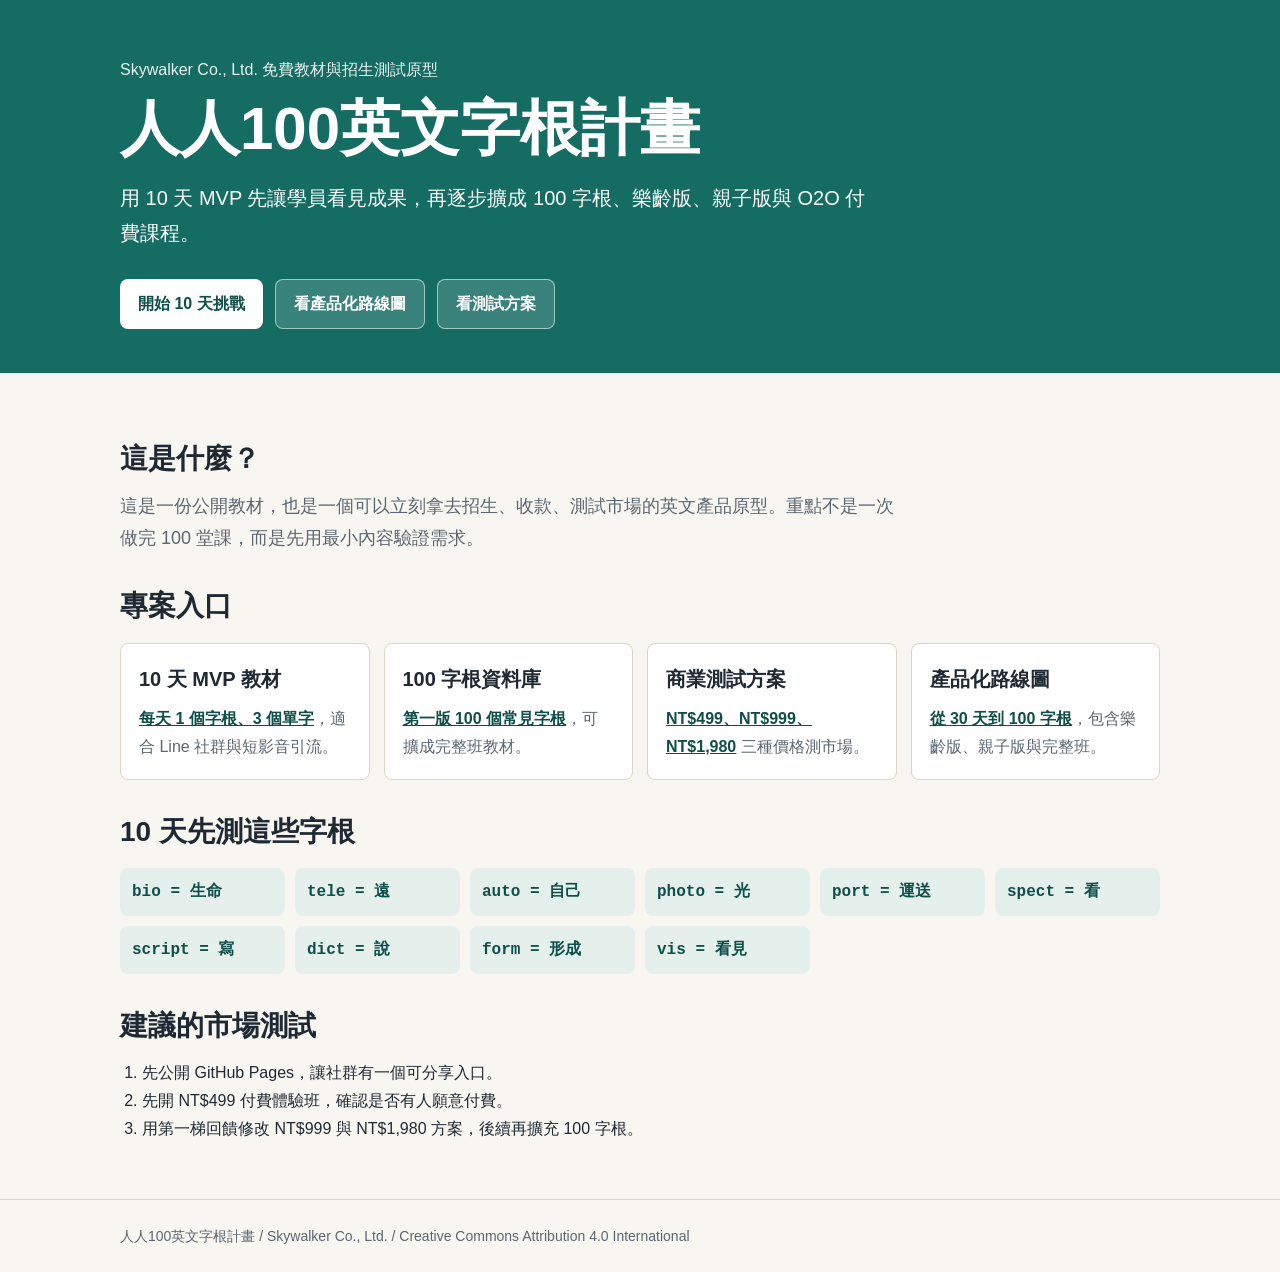
<file: index.html>
<!doctype html>
<html lang="zh-Hant">
<head>
  <meta charset="utf-8">
  <meta name="viewport" content="width=device-width, initial-scale=1">
  <title>人人100英文字根計畫</title>
  <meta name="description" content="免費公開教材，也是 Skywalker Co., Ltd. 可招生測試的 O2O 英文產品原型。">
  <style>
    :root {
      --bg: #f8f6f1;
      --ink: #1f2933;
      --muted: #5c6670;
      --brand: #146c63;
      --brand-dark: #0f4f49;
      --line: #ddd6c8;
      --card: #fff;
    }

    * { box-sizing: border-box; }
    body {
      margin: 0;
      font-family: "Noto Sans TC", "Microsoft JhengHei", Arial, sans-serif;
      background: var(--bg);
      color: var(--ink);
      line-height: 1.75;
    }
    header {
      background: var(--brand);
      color: white;
      padding: 56px 20px 44px;
    }
    .wrap {
      width: min(1040px, calc(100% - 40px));
      margin: 0 auto;
    }
    .eyebrow {
      margin: 0 0 10px;
      font-size: 16px;
      opacity: .92;
    }
    h1 {
      margin: 0;
      font-size: clamp(34px, 6vw, 60px);
      line-height: 1.15;
      letter-spacing: 0;
    }
    .hero-text {
      max-width: 760px;
      margin: 18px 0 0;
      font-size: 20px;
    }
    .actions {
      display: flex;
      gap: 12px;
      flex-wrap: wrap;
      margin-top: 28px;
    }
    .button {
      display: inline-flex;
      align-items: center;
      justify-content: center;
      min-height: 44px;
      padding: 10px 18px;
      border-radius: 8px;
      color: var(--brand-dark);
      background: white;
      text-decoration: none;
      font-weight: 700;
    }
    .button.secondary {
      color: white;
      background: rgba(255, 255, 255, .16);
      border: 1px solid rgba(255, 255, 255, .55);
    }
    main { padding: 34px 0 56px; }
    section { margin-top: 34px; }
    h2 {
      margin: 0 0 14px;
      font-size: 28px;
      line-height: 1.3;
    }
    .lead {
      color: var(--muted);
      margin: 0;
      max-width: 780px;
      font-size: 18px;
    }
    .grid {
      display: grid;
      grid-template-columns: repeat(auto-fit, minmax(230px, 1fr));
      gap: 14px;
      margin-top: 18px;
    }
    .card {
      background: var(--card);
      border: 1px solid var(--line);
      border-radius: 8px;
      padding: 18px;
    }
    .card h3 {
      margin: 0 0 8px;
      font-size: 20px;
    }
    .card p { margin: 0; color: var(--muted); }
    .card a { color: var(--brand-dark); font-weight: 700; }
    .roots {
      display: grid;
      grid-template-columns: repeat(auto-fit, minmax(150px, 1fr));
      gap: 10px;
      margin-top: 18px;
    }
    .root {
      background: #e5f0ed;
      border-radius: 8px;
      padding: 10px 12px;
      font-family: ui-monospace, Consolas, monospace;
      font-weight: 800;
      color: var(--brand-dark);
    }
    .steps { padding-left: 22px; margin: 12px 0 0; }
    footer {
      border-top: 1px solid var(--line);
      padding: 24px 0;
      color: var(--muted);
      font-size: 14px;
    }
  </style>
</head>
<body>
  <header>
    <div class="wrap">
      <p class="eyebrow">Skywalker Co., Ltd. 免費教材與招生測試原型</p>
      <h1>人人100英文字根計畫</h1>
      <p class="hero-text">用 10 天 MVP 先讓學員看見成果，再逐步擴成 100 字根、樂齡版、親子版與 O2O 付費課程。</p>
      <div class="actions">
        <a class="button" href="lessons/10-day-challenge.md">開始 10 天挑戰</a>
        <a class="button secondary" href="roadmap.md">看產品化路線圖</a>
        <a class="button secondary" href="marketing/pricing-and-offer.md">看測試方案</a>
      </div>
    </div>
  </header>

  <main>
    <div class="wrap">
      <section>
        <h2>這是什麼？</h2>
        <p class="lead">這是一份公開教材，也是一個可以立刻拿去招生、收款、測試市場的英文產品原型。重點不是一次做完 100 堂課，而是先用最小內容驗證需求。</p>
      </section>

      <section>
        <h2>專案入口</h2>
        <div class="grid">
          <article class="card">
            <h3>10 天 MVP 教材</h3>
            <p><a href="lessons/10-day-challenge.md">每天 1 個字根、3 個單字</a>，適合 Line 社群與短影音引流。</p>
          </article>
          <article class="card">
            <h3>100 字根資料庫</h3>
            <p><a href="data/100-roots.csv">第一版 100 個常見字根</a>，可擴成完整班教材。</p>
          </article>
          <article class="card">
            <h3>商業測試方案</h3>
            <p><a href="marketing/pricing-and-offer.md">NT$499、NT$999、NT$1,980</a> 三種價格測市場。</p>
          </article>
          <article class="card">
            <h3>產品化路線圖</h3>
            <p><a href="roadmap.md">從 30 天到 100 字根</a>，包含樂齡版、親子版與完整班。</p>
          </article>
        </div>
      </section>

      <section>
        <h2>10 天先測這些字根</h2>
        <div class="roots">
          <div class="root">bio = 生命</div>
          <div class="root">tele = 遠</div>
          <div class="root">auto = 自己</div>
          <div class="root">photo = 光</div>
          <div class="root">port = 運送</div>
          <div class="root">spect = 看</div>
          <div class="root">script = 寫</div>
          <div class="root">dict = 說</div>
          <div class="root">form = 形成</div>
          <div class="root">vis = 看見</div>
        </div>
      </section>

      <section>
        <h2>建議的市場測試</h2>
        <ol class="steps">
          <li>先公開 GitHub Pages，讓社群有一個可分享入口。</li>
          <li>先開 NT$499 付費體驗班，確認是否有人願意付費。</li>
          <li>用第一梯回饋修改 NT$999 與 NT$1,980 方案，後續再擴充 100 字根。</li>
        </ol>
      </section>
    </div>
  </main>

  <footer>
    <div class="wrap">人人100英文字根計畫 / Skywalker Co., Ltd. / Creative Commons Attribution 4.0 International</div>
  </footer>
</body>
</html>
</file>
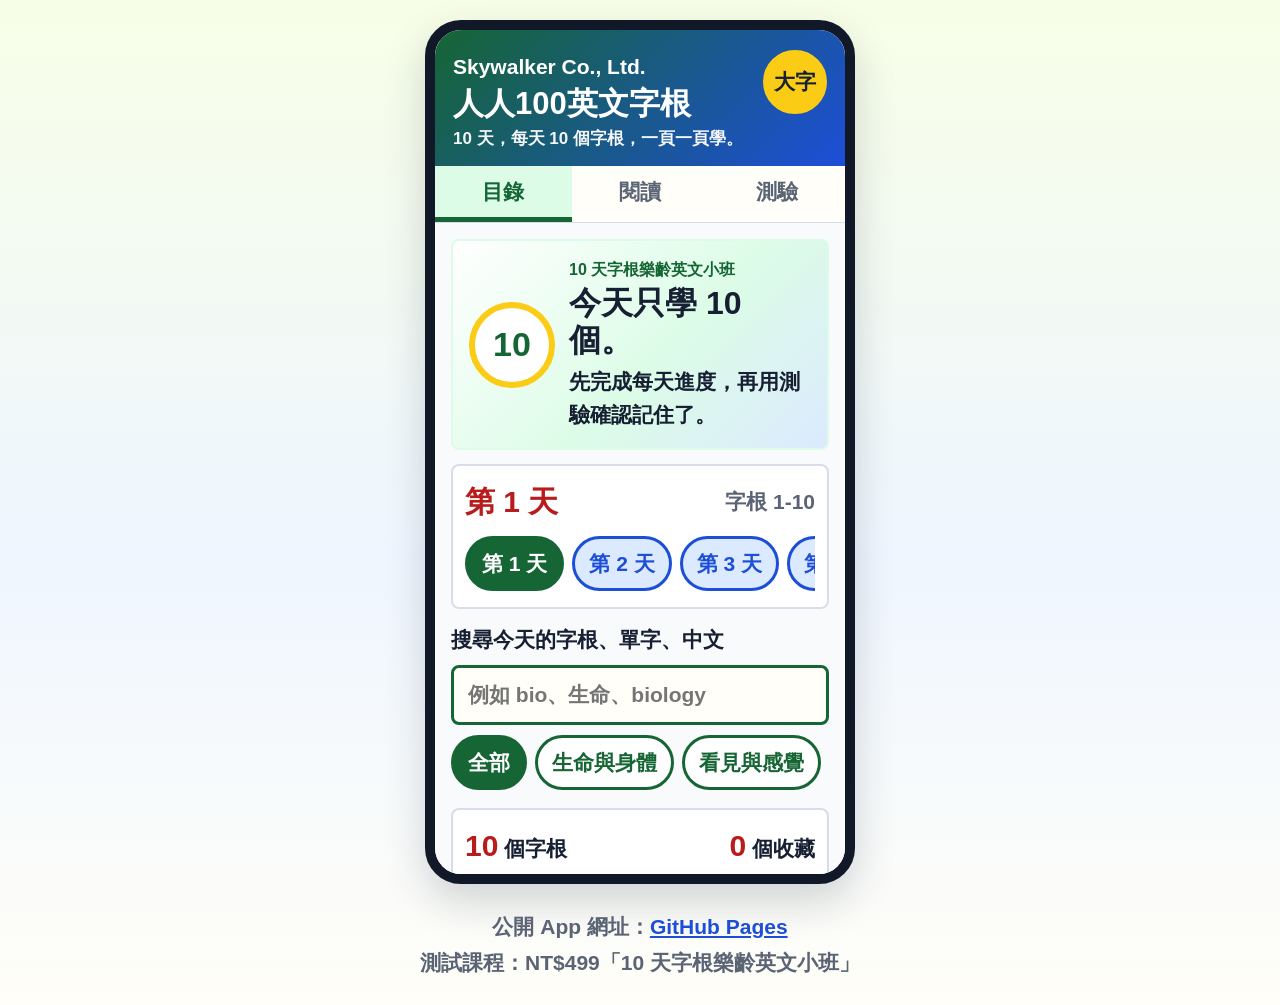
<file: app/index.html>
<!doctype html>
<html lang="zh-Hant">
<head>
  <meta charset="utf-8">
  <meta name="viewport" content="width=device-width, initial-scale=1">
  <meta name="theme-color" content="#166534">
  <meta name="description" content="人人100英文字根樂齡版 App，10 天每日進度、單頁閱讀與四選一測驗。">
  <title>人人100英文字根 App</title>
  <link rel="manifest" href="manifest.webmanifest">
  <link rel="stylesheet" href="styles.css">
</head>
<body class="senior">
  <main class="app-shell" aria-label="人人100英文字根手機教材">
    <section class="phone" aria-label="模擬手機畫面">
      <header class="phone-top">
        <div>
          <p class="eyebrow">Skywalker Co., Ltd.</p>
          <h1>人人100英文字根</h1>
          <p class="subtitle">10 天，每天 10 個字根，一頁一頁學。</p>
        </div>
        <button id="seniorMode" class="round-button" type="button" aria-pressed="true">大字</button>
      </header>

      <nav class="tabbar" aria-label="學習模式">
        <button id="catalogTab" class="tab active" type="button">目錄</button>
        <button id="readerTab" class="tab" type="button">閱讀</button>
        <button id="quizTab" class="tab" type="button">測驗</button>
      </nav>

      <section id="catalogView" class="screen active" aria-label="字根目錄">
        <div class="hero-card">
          <span class="hero-number">10</span>
          <div>
            <p class="tag">10 天字根樂齡英文小班</p>
            <h2>今天只學 10 個。</h2>
            <p>先完成每天進度，再用測驗確認記住了。</p>
          </div>
        </div>

        <section class="day-panel" aria-label="每日進度">
          <div class="section-title">
            <strong id="dayTitle">第 1 天</strong>
            <span id="dayRange">字根 1-10</span>
          </div>
          <div id="dayFilters" class="day-filters"></div>
        </section>

        <label class="search-box">
          <span>搜尋今天的字根、單字、中文</span>
          <input id="searchInput" type="search" placeholder="例如 bio、生命、biology">
        </label>

        <div id="themeFilters" class="filters" aria-label="主題分類"></div>

        <div class="catalog-summary">
          <span><strong id="resultCount">10</strong> 個字根</span>
          <span><strong id="favoriteCount">0</strong> 個收藏</span>
        </div>

        <div class="catalog-actions">
          <button id="showFavorites" class="outline-button" type="button" aria-pressed="false">只看收藏</button>
          <button id="startReading" class="primary-button" type="button">從今天第 1 頁開始</button>
        </div>

        <ol id="catalogList" class="catalog-list" aria-live="polite"></ol>
      </section>

      <section id="readerView" class="screen" aria-label="單頁閱讀">
        <div class="reader-progress">
          <button id="backToCatalog" class="outline-button small" type="button">回目錄</button>
          <span id="pageCounter">第 1 / 10 頁</span>
        </div>

        <article id="rootPage" class="root-page" aria-live="polite"></article>

        <div class="reader-controls">
          <button id="prevPage" class="outline-button" type="button">上一頁</button>
          <button id="nextPage" class="primary-button" type="button">下一頁</button>
        </div>
      </section>

      <section id="quizView" class="screen" aria-label="四選一測驗">
        <div class="quiz-top">
          <div>
            <p class="tag">四選一小測驗</p>
            <h2>看字根，選意思。</h2>
          </div>
          <button id="restartQuiz" class="outline-button small" type="button">重新開始</button>
        </div>

        <section class="quiz-mode-panel" aria-label="測驗分級">
          <div class="section-title">
            <strong>測驗範圍</strong>
            <span id="quizModeText">第 1 天測驗</span>
          </div>
          <div class="quiz-mode-buttons">
            <button class="quiz-mode active" type="button" data-quiz-mode="day1">第 1 天測驗</button>
            <button class="quiz-mode" type="button" data-quiz-mode="day2">第 2 天測驗</button>
            <button class="quiz-mode" type="button" data-quiz-mode="all">全部混合測驗</button>
          </div>
        </section>

        <div class="quiz-score">
          <span id="quizCounter">第 1 / 10 題</span>
          <span>答對 <strong id="quizScore">0</strong> 題</span>
        </div>

        <article id="quizCard" class="quiz-card" aria-live="polite"></article>
        <div id="quizFeedback" class="quiz-feedback" aria-live="polite"></div>

        <div class="reader-controls">
          <button id="nextQuestion" class="primary-button" type="button">下一題</button>
        </div>
      </section>
    </section>
  </main>

  <footer class="page-footer">
    <p>公開 App 網址：<a href="https://godlovesyou127888-hub.github.io/renren-100-english-roots/">GitHub Pages</a></p>
    <p>測試課程：NT$499「10 天字根樂齡英文小班」</p>
  </footer>

  <script src="roots-data.js"></script>
  <script src="app.js"></script>
</body>
</html>
</file>
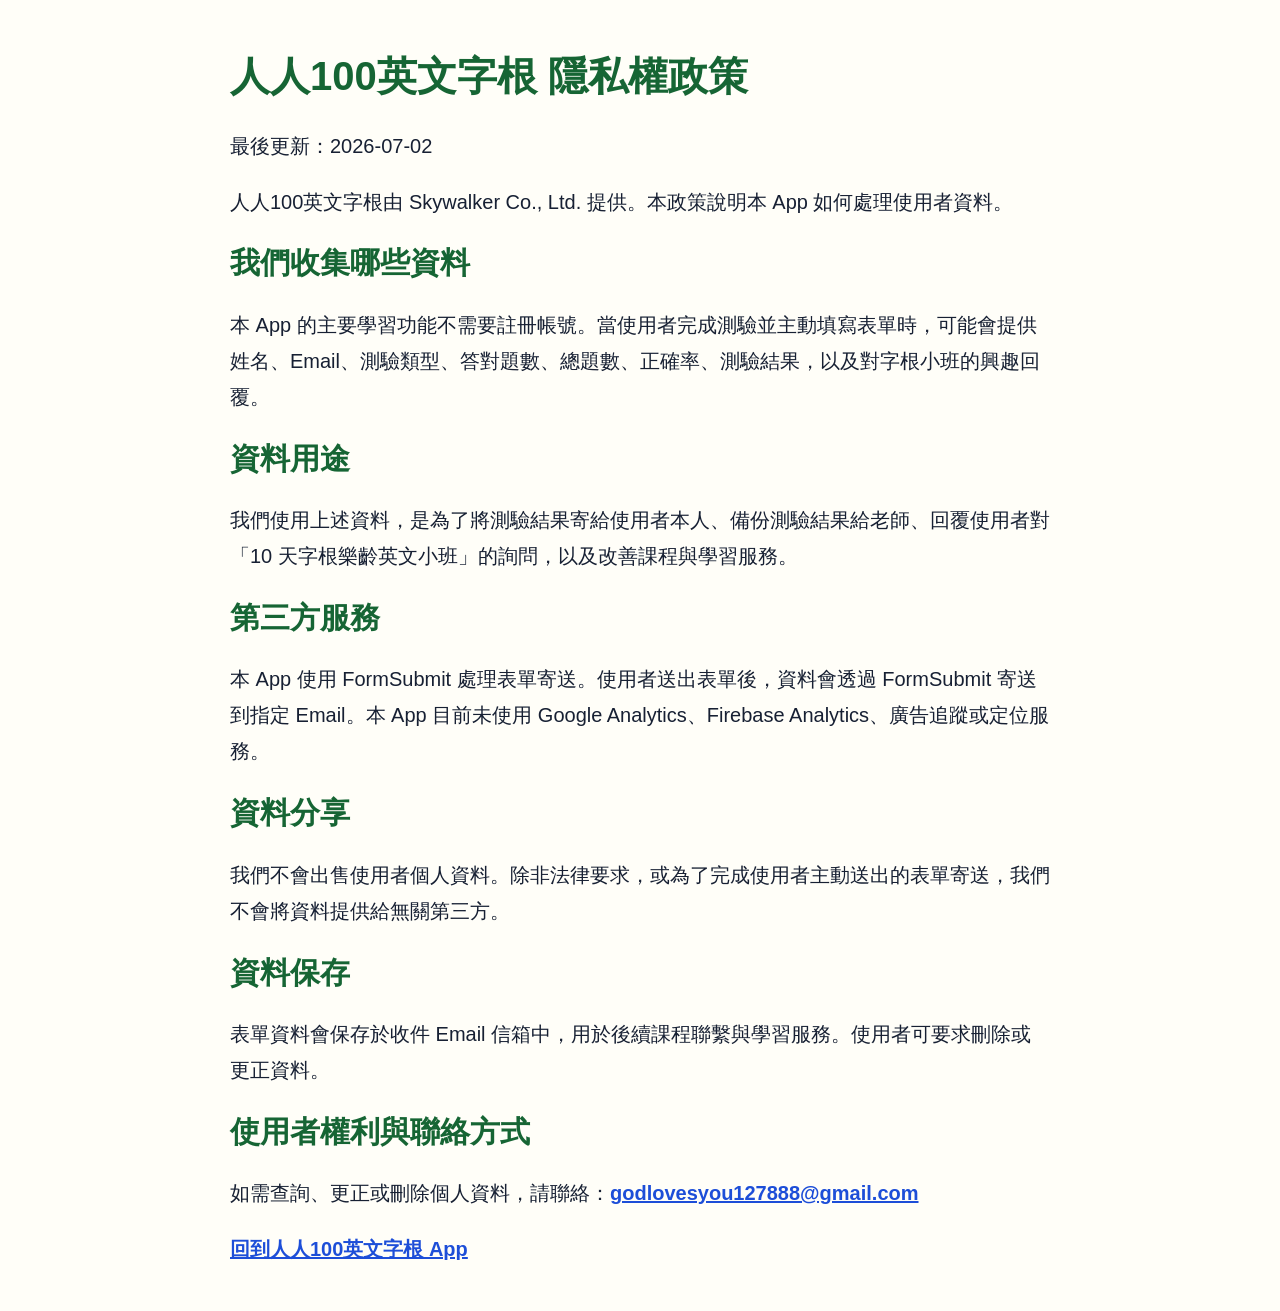
<file: app/privacy-policy.html>
<!doctype html>
<html lang="zh-Hant">
<head>
  <meta charset="utf-8">
  <meta name="viewport" content="width=device-width, initial-scale=1">
  <title>人人100英文字根 隱私權政策</title>
  <style>
    body {
      margin: 0;
      padding: 24px;
      font-family: "Microsoft JhengHei", "Noto Sans TC", Arial, sans-serif;
      color: #172033;
      background: #fffef8;
      font-size: 20px;
      line-height: 1.8;
    }
    main {
      max-width: 820px;
      margin: 0 auto;
    }
    h1, h2 {
      color: #166534;
      line-height: 1.25;
    }
    a {
      color: #1d4ed8;
      font-weight: 800;
    }
  </style>
</head>
<body>
  <main>
    <h1>人人100英文字根 隱私權政策</h1>
    <p>最後更新：2026-07-02</p>
    <p>人人100英文字根由 Skywalker Co., Ltd. 提供。本政策說明本 App 如何處理使用者資料。</p>

    <h2>我們收集哪些資料</h2>
    <p>本 App 的主要學習功能不需要註冊帳號。當使用者完成測驗並主動填寫表單時，可能會提供姓名、Email、測驗類型、答對題數、總題數、正確率、測驗結果，以及對字根小班的興趣回覆。</p>

    <h2>資料用途</h2>
    <p>我們使用上述資料，是為了將測驗結果寄給使用者本人、備份測驗結果給老師、回覆使用者對「10 天字根樂齡英文小班」的詢問，以及改善課程與學習服務。</p>

    <h2>第三方服務</h2>
    <p>本 App 使用 FormSubmit 處理表單寄送。使用者送出表單後，資料會透過 FormSubmit 寄送到指定 Email。本 App 目前未使用 Google Analytics、Firebase Analytics、廣告追蹤或定位服務。</p>

    <h2>資料分享</h2>
    <p>我們不會出售使用者個人資料。除非法律要求，或為了完成使用者主動送出的表單寄送，我們不會將資料提供給無關第三方。</p>

    <h2>資料保存</h2>
    <p>表單資料會保存於收件 Email 信箱中，用於後續課程聯繫與學習服務。使用者可要求刪除或更正資料。</p>

    <h2>使用者權利與聯絡方式</h2>
    <p>如需查詢、更正或刪除個人資料，請聯絡：<a href="mailto:godlovesyou127888@gmail.com">godlovesyou127888@gmail.com</a></p>

    <p><a href="./">回到人人100英文字根 App</a></p>
  </main>
</body>
</html>
</file>
<file: app/styles.css>
:root {
  --green: #166534;
  --green-dark: #0f4f2f;
  --green-soft: #dcfce7;
  --blue: #1d4ed8;
  --blue-soft: #dbeafe;
  --yellow: #facc15;
  --orange-soft: #ffedd5;
  --red: #b91c1c;
  --red-soft: #fee2e2;
  --ink: #172033;
  --muted: #5b6475;
  --line: #d8dee9;
  --paper: #fffef8;
  --white: #ffffff;
  --shadow: 0 18px 42px rgba(23, 32, 51, 0.18);
  font-family: "Microsoft JhengHei", "Noto Sans TC", Arial, sans-serif;
}

* { box-sizing: border-box; }
body {
  margin: 0;
  min-height: 100vh;
  background: linear-gradient(180deg, #f7fee7 0%, #eff6ff 55%, #fffef8 100%);
  color: var(--ink);
  font-size: 18px;
  line-height: 1.6;
}
body.senior { font-size: 21px; }
button, input { font: inherit; }
button { cursor: pointer; font-weight: 900; }
button:disabled { cursor: not-allowed; opacity: 0.45; }

.app-shell { min-height: 100vh; display: grid; place-items: start center; padding: 20px 12px 10px; }
.phone {
  width: min(430px, 100%);
  min-height: 820px;
  max-height: calc(100vh - 36px);
  display: flex;
  flex-direction: column;
  overflow: hidden;
  border: 10px solid #111827;
  border-radius: 36px;
  background: var(--white);
  box-shadow: var(--shadow);
}
.phone-top {
  display: flex;
  justify-content: space-between;
  gap: 12px;
  padding: 20px 18px 14px;
  color: var(--white);
  background: linear-gradient(135deg, var(--green) 0%, var(--blue) 100%);
}
.eyebrow, .subtitle, .tag { margin: 0; font-weight: 900; }
h1 { margin: 2px 0 4px; font-size: 31px; line-height: 1.15; font-weight: 900; }
.subtitle { font-size: 17px; opacity: 0.95; }
.round-button {
  width: 64px;
  height: 64px;
  flex: 0 0 auto;
  border: 3px solid var(--yellow);
  border-radius: 50%;
  background: var(--white);
  color: var(--green);
}
.round-button[aria-pressed="true"] { background: var(--yellow); color: var(--ink); }

.tabbar { display: grid; grid-template-columns: repeat(3, 1fr); border-bottom: 1px solid var(--line); background: var(--paper); }
.tab { min-height: 56px; border: 0; border-bottom: 5px solid transparent; background: transparent; color: var(--muted); }
.tab.active { border-color: var(--green); color: var(--green); background: var(--green-soft); }
.screen { display: none; flex: 1; overflow: auto; padding: 16px; background: #f8fafc; }
.screen.active { display: block; }

.hero-card, .quiz-top {
  display: grid;
  grid-template-columns: auto 1fr;
  gap: 14px;
  align-items: center;
  padding: 16px;
  border-radius: 8px;
  background: linear-gradient(135deg, #ffffff 0%, #dcfce7 56%, #dbeafe 100%);
  border: 2px solid var(--green-soft);
}
.quiz-top { display: flex; align-items: flex-start; justify-content: space-between; }
.hero-number {
  display: grid;
  place-items: center;
  width: 86px;
  height: 86px;
  border-radius: 50%;
  border: 6px solid var(--yellow);
  background: var(--white);
  color: var(--green);
  font-size: 34px;
  font-weight: 900;
}
.hero-card h2, .root-page h2, .quiz-top h2 { margin: 2px 0 6px; font-size: 32px; line-height: 1.15; font-weight: 900; }
.hero-card p { margin: 0; font-weight: 800; }
.tag { color: var(--green); font-size: 16px; }

.day-panel, .quiz-mode-panel, .catalog-summary, .quiz-score {
  margin-top: 14px;
  padding: 12px;
  border: 2px solid var(--line);
  border-radius: 8px;
  background: var(--white);
  font-weight: 900;
}
.section-title, .catalog-summary, .catalog-actions, .reader-progress, .reader-controls, .quiz-score {
  display: flex;
  align-items: center;
  justify-content: space-between;
  gap: 10px;
}
.section-title strong, .catalog-summary strong, .page-no, .quiz-score strong { color: var(--red); font-size: 30px; }
.section-title span { color: var(--muted); }
.day-filters, .quiz-mode-buttons, .filters { display: flex; gap: 8px; margin-top: 10px; overflow-x: auto; padding-bottom: 4px; }

.search-box { display: grid; gap: 8px; margin-top: 14px; font-weight: 900; }
input {
  width: 100%;
  min-height: 56px;
  border: 3px solid var(--green);
  border-radius: 8px;
  padding: 10px 14px;
  color: var(--ink);
  font-weight: 900;
  background: var(--paper);
}

.filter-button, .outline-button, .primary-button, .fav-button, .day-button, .quiz-mode {
  min-height: 48px;
  border-radius: 999px;
  padding: 8px 14px;
  white-space: nowrap;
}
.filter-button, .outline-button, .fav-button { border: 3px solid var(--green); background: var(--white); color: var(--green); }
.day-button, .quiz-mode { border: 3px solid var(--blue); background: var(--blue-soft); color: var(--blue); }
.filter-button.active, .primary-button, .day-button.active, .quiz-mode.active { border: 3px solid var(--green); background: var(--green); color: var(--white); }
.small { min-height: 40px; padding: 6px 12px; }
.catalog-actions, .reader-progress, .reader-controls { margin-top: 14px; }
.reader-progress { font-weight: 900; color: var(--muted); }

.catalog-list { display: grid; gap: 10px; list-style: none; padding: 0 0 18px; margin: 14px 0 0; }
.catalog-item {
  width: 100%;
  display: grid;
  grid-template-columns: auto 1fr auto;
  gap: 12px;
  align-items: center;
  min-height: 88px;
  border: 2px solid var(--line);
  border-left: 8px solid var(--green);
  border-radius: 8px;
  padding: 12px;
  background: var(--white);
  color: var(--ink);
  text-align: left;
}
.catalog-no {
  display: grid;
  place-items: center;
  width: 48px;
  height: 48px;
  border-radius: 12px;
  background: var(--blue-soft);
  color: var(--blue);
  font-weight: 900;
}
.catalog-main { display: grid; gap: 1px; }
.catalog-main strong { color: var(--blue); font-size: 26px; line-height: 1.1; }
.catalog-main em { color: var(--ink); font-style: normal; font-weight: 900; }
.catalog-main small { color: var(--muted); font-weight: 800; }
.catalog-star { color: var(--yellow); font-size: 30px; text-shadow: 0 1px 0 var(--ink); }

.root-page, .quiz-card {
  margin-top: 14px;
  padding: 18px;
  border-radius: 8px;
  border: 3px solid var(--line);
  border-top: 12px solid var(--green);
  background: var(--white);
}
.quiz-card { border-top-color: var(--blue); }
.root-head { display: flex; justify-content: space-between; gap: 10px; align-items: center; }
.root-page h2, .quiz-card h2 { margin: 10px 0 8px; color: var(--blue); font-size: 46px; line-height: 1.1; }
.meaning {
  display: inline-block;
  margin: 0;
  padding: 6px 12px;
  border-radius: 8px;
  background: var(--blue-soft);
  color: var(--blue);
  font-size: 28px;
  font-weight: 900;
}
.theme, .quiz-label { margin: 14px 0 8px; color: var(--green); font-weight: 900; }
.note, .quiz-note { margin: 8px 0 14px; padding: 12px; border-radius: 8px; background: var(--orange-soft); font-weight: 900; }
.root-page h3 { margin: 18px 0 8px; font-size: 24px; }
.word-list, .quiz-options { display: grid; gap: 10px; padding: 0; margin: 0; list-style: none; }
.word-item { display: grid; gap: 2px; padding: 12px; border: 2px solid var(--line); border-radius: 8px; background: var(--paper); }
.word { color: var(--red); font-size: 27px; font-weight: 900; }
.kk { color: var(--blue); font-family: Arial, sans-serif; font-weight: 900; }
.zh { color: var(--ink); font-weight: 900; }

.quiz-option {
  width: 100%;
  min-height: 64px;
  border: 3px solid var(--blue);
  border-radius: 8px;
  padding: 12px 14px;
  background: var(--blue-soft);
  color: var(--ink);
  text-align: left;
  font-size: 24px;
  font-weight: 900;
}
.quiz-option.correct { border-color: var(--green); background: var(--green-soft); color: var(--green-dark); }
.quiz-option.wrong { border-color: var(--red); background: var(--red-soft); color: var(--red); }
.quiz-feedback { min-height: 60px; margin-top: 12px; padding: 12px; border-radius: 8px; background: var(--paper); border: 2px solid var(--line); font-weight: 900; }
.quiz-feedback.correct { border-color: var(--green); background: var(--green-soft); color: var(--green-dark); }
.quiz-feedback.wrong { border-color: var(--red); background: var(--red-soft); color: var(--red); }
.quiz-finish p { margin: 8px 0; font-weight: 900; }
.signup-cta { margin-top: 14px; padding: 14px; border: 3px solid var(--red); border-radius: 8px; background: var(--red-soft); }
.signup-cta strong { display: block; color: var(--red); font-size: 24px; }
.signup-cta p { margin: 6px 0 0; color: var(--ink); }
.signup-form {
  display: grid;
  gap: 12px;
  margin-top: 14px;
}
.signup-form label {
  display: grid;
  gap: 6px;
  color: var(--ink);
  font-weight: 900;
}
.signup-form input {
  border-color: var(--red);
  background: var(--white);
}
.signup-submit {
  width: 100%;
  border-color: var(--red);
  background: var(--red);
}

.empty { padding: 20px; border-radius: 8px; background: var(--white); text-align: center; font-weight: 900; }
.page-footer { padding: 8px 12px 24px; text-align: center; color: var(--muted); font-weight: 800; }
.page-footer p { margin: 2px 0; }
.page-footer a { color: var(--blue); font-weight: 900; }

@media (max-width: 460px) {
  .app-shell { padding: 0; }
  .phone { min-height: 100vh; max-height: none; border: 0; border-radius: 0; }
  .phone-top { padding-top: 18px; }
  .page-footer { display: none; }
}
</file>
